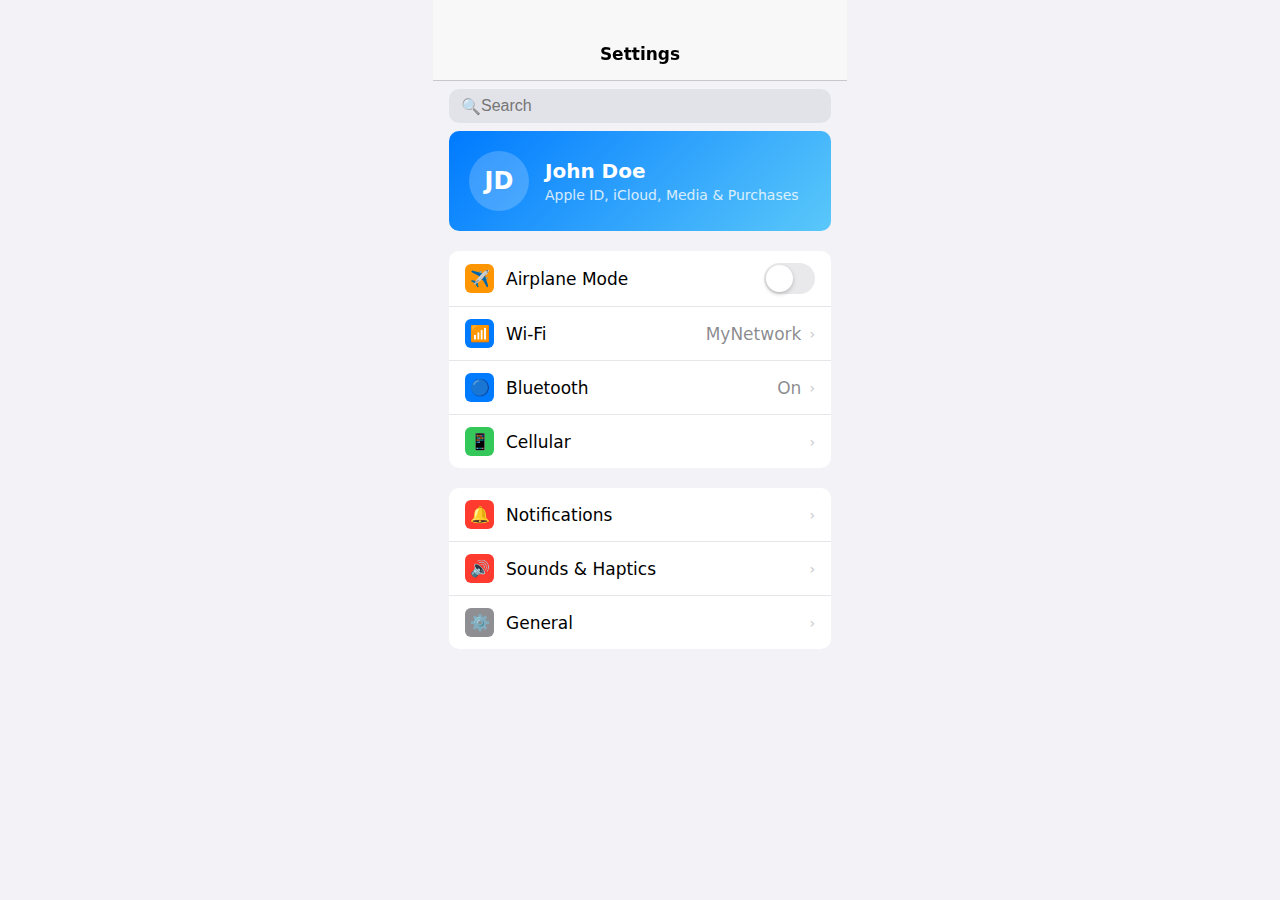
<file: demo.html>
<!DOCTYPE html>
<html lang="id">
<head>
    <meta charset="UTF-8">
    <meta name="viewport" content="width=device-width, initial-scale=1.0, user-scalable=no, viewport-fit=cover">
    <title>iOS Settings Demo</title>
    <link rel="manifest" href="manifest.json">
    <style>
        * {
            box-sizing: border-box;
            margin: 0;
            padding: 0;
        }
        
        body {
            font-family: -apple-system, BlinkMacSystemFont, 'SF Pro Display', 'SF Pro Text', system-ui, sans-serif;
            background-color: #f2f2f7;
            color: #000;
            -webkit-font-smoothing: antialiased;
        }
        
        .container {
            max-width: 414px;
            margin: 0 auto;
            background: #f2f2f7;
            min-height: 100vh;
        }
        
        .header {
            background: rgba(248, 248, 248, 0.95);
            backdrop-filter: blur(20px);
            padding: 44px 20px 16px;
            border-bottom: 0.5px solid #c7c7cc;
            text-align: center;
        }
        
        .header h1 {
            font-size: 17px;
            font-weight: 600;
            color: #000;
        }
        
        .search-bar {
            padding: 8px 16px;
            background: #f2f2f7;
        }
        
        .search-input {
            width: 100%;
            padding: 8px 12px 8px 32px;
            background: rgba(118, 118, 128, 0.12);
            border: none;
            border-radius: 10px;
            font-size: 16px;
            outline: none;
        }
        
        .search-bar::before {
            content: '🔍';
            position: absolute;
            left: 28px;
            top: 50%;
            transform: translateY(-50%);
            color: rgba(60, 60, 67, 0.6);
        }
        
        .profile-section {
            background: linear-gradient(135deg, #007AFF, #5ac8fa);
            margin: 0 16px 20px;
            border-radius: 10px;
            padding: 20px;
            color: white;
        }
        
        .profile-content {
            display: flex;
            align-items: center;
        }
        
        .profile-avatar {
            width: 60px;
            height: 60px;
            border-radius: 30px;
            background: rgba(255, 255, 255, 0.2);
            display: flex;
            align-items: center;
            justify-content: center;
            font-size: 24px;
            font-weight: 600;
            margin-right: 16px;
        }
        
        .profile-info h2 {
            font-size: 20px;
            font-weight: 600;
            margin-bottom: 4px;
        }
        
        .profile-info p {
            font-size: 14px;
            opacity: 0.8;
        }
        
        .settings-group {
            background: white;
            margin: 0 16px 20px;
            border-radius: 10px;
            overflow: hidden;
        }
        
        .settings-item {
            display: flex;
            align-items: center;
            padding: 12px 16px;
            border-bottom: 0.5px solid #e5e5ea;
            min-height: 44px;
            cursor: pointer;
            transition: background-color 0.15s ease;
        }
        
        .settings-item:last-child {
            border-bottom: none;
        }
        
        .settings-item:active {
            background-color: rgba(60, 60, 67, 0.1);
        }
        
        .settings-icon {
            width: 29px;
            height: 29px;
            border-radius: 6px;
            display: flex;
            align-items: center;
            justify-content: center;
            margin-right: 12px;
            color: white;
            font-size: 16px;
        }
        
        .icon-airplane { background: #ff9500; }
        .icon-wifi { background: #007AFF; }
        .icon-bluetooth { background: #007AFF; }
        .icon-cellular { background: #34c759; }
        .icon-notifications { background: #ff3b30; }
        .icon-sounds { background: #ff3b30; }
        .icon-general { background: #8e8e93; }
        
        .settings-title {
            flex: 1;
            font-size: 17px;
            color: #000;
        }
        
        .settings-value {
            font-size: 17px;
            color: rgba(60, 60, 67, 0.6);
            margin-right: 8px;
        }
        
        .chevron {
            color: #c7c7cc;
            font-size: 14px;
        }
        
        .switch {
            position: relative;
            width: 51px;
            height: 31px;
            background: rgba(120, 120, 128, 0.16);
            border-radius: 31px;
            cursor: pointer;
            transition: background-color 0.2s ease;
        }
        
        .switch::before {
            content: '';
            position: absolute;
            top: 2px;
            left: 2px;
            width: 27px;
            height: 27px;
            background: white;
            border-radius: 50%;
            transition: transform 0.2s ease;
            box-shadow: 0 2px 4px rgba(0, 0, 0, 0.2);
        }
        
        .switch.active {
            background: #34c759;
        }
        
        .switch.active::before {
            transform: translateX(20px);
        }
        
        @keyframes pulse {
            0% { transform: scale(1); }
            50% { transform: scale(0.95); }
            100% { transform: scale(1); }
        }
        
        .pulse {
            animation: pulse 0.1s ease-out;
        }
    </style>
</head>
<body>
    <div class="container">
        <!-- Header -->
        <div class="header">
            <h1>Settings</h1>
        </div>
        
        <!-- Search -->
        <div class="search-bar" style="position: relative;">
            <input type="text" class="search-input" placeholder="Search" id="searchInput">
        </div>
        
        <!-- Profile Section -->
        <div class="profile-section" onclick="showAlert('Profile tapped!')">
            <div class="profile-content">
                <div class="profile-avatar">JD</div>
                <div class="profile-info">
                    <h2>John Doe</h2>
                    <p>Apple ID, iCloud, Media & Purchases</p>
                </div>
            </div>
        </div>
        
        <!-- Main Settings -->
        <div class="settings-group">
            <div class="settings-item" onclick="toggleAirplane()">
                <div class="settings-icon icon-airplane">✈️</div>
                <div class="settings-title">Airplane Mode</div>
                <div class="switch" id="airplaneSwitch"></div>
            </div>
            
            <div class="settings-item" onclick="showAlert('Wi-Fi settings')">
                <div class="settings-icon icon-wifi">📶</div>
                <div class="settings-title">Wi-Fi</div>
                <div class="settings-value" id="wifiStatus">MyNetwork</div>
                <div class="chevron">›</div>
            </div>
            
            <div class="settings-item" onclick="showAlert('Bluetooth settings')">
                <div class="settings-icon icon-bluetooth">🔵</div>
                <div class="settings-title">Bluetooth</div>
                <div class="settings-value" id="bluetoothStatus">On</div>
                <div class="chevron">›</div>
            </div>
            
            <div class="settings-item" onclick="showAlert('Cellular settings')">
                <div class="settings-icon icon-cellular">📱</div>
                <div class="settings-title">Cellular</div>
                <div class="chevron">›</div>
            </div>
        </div>
        
        <!-- System Settings -->
        <div class="settings-group">
            <div class="settings-item" onclick="showAlert('Notifications settings')">
                <div class="settings-icon icon-notifications">🔔</div>
                <div class="settings-title">Notifications</div>
                <div class="chevron">›</div>
            </div>
            
            <div class="settings-item" onclick="showAlert('Sounds settings')">
                <div class="settings-icon icon-sounds">🔊</div>
                <div class="settings-title">Sounds & Haptics</div>
                <div class="chevron">›</div>
            </div>
            
            <div class="settings-item" onclick="showAlert('General settings')">
                <div class="settings-icon icon-general">⚙️</div>
                <div class="settings-title">General</div>
                <div class="chevron">›</div>
            </div>
        </div>
    </div>
    
    <script>
        let airplaneMode = false;
        
        function showAlert(message) {
            // Add pulse animation
            event.target.closest('.settings-item').classList.add('pulse');
            setTimeout(() => {
                event.target.closest('.settings-item').classList.remove('pulse');
            }, 100);
            
            // Vibrate if supported
            if (navigator.vibrate) {
                navigator.vibrate(10);
            }
            
            alert(message);
        }
        
        function toggleAirplane() {
            airplaneMode = !airplaneMode;
            const switchEl = document.getElementById('airplaneSwitch');
            const wifiStatus = document.getElementById('wifiStatus');
            const bluetoothStatus = document.getElementById('bluetoothStatus');
            
            // Vibrate
            if (navigator.vibrate) {
                navigator.vibrate(15);
            }
            
            if (airplaneMode) {
                switchEl.classList.add('active');
                wifiStatus.textContent = 'Off';
                wifiStatus.style.color = '#ff3b30';
                bluetoothStatus.textContent = 'Off';
                bluetoothStatus.style.color = '#ff3b30';
                showToast('Airplane Mode enabled');
            } else {
                switchEl.classList.remove('active');
                wifiStatus.textContent = 'MyNetwork';
                wifiStatus.style.color = 'rgba(60, 60, 67, 0.6)';
                bluetoothStatus.textContent = 'On';
                bluetoothStatus.style.color = 'rgba(60, 60, 67, 0.6)';
                showToast('Airplane Mode disabled');
            }
        }
        
        function showToast(message) {
            const toast = document.createElement('div');
            toast.style.cssText = `
                position: fixed;
                bottom: 100px;
                left: 50%;
                transform: translateX(-50%);
                background: rgba(0, 0, 0, 0.8);
                color: white;
                padding: 12px 20px;
                border-radius: 20px;
                font-size: 14px;
                z-index: 1000;
                transition: all 0.3s ease;
                opacity: 0;
            `;
            toast.textContent = message;
            document.body.appendChild(toast);
            
            setTimeout(() => {
                toast.style.opacity = '1';
                toast.style.transform = 'translateX(-50%) translateY(-10px)';
            }, 100);
            
            setTimeout(() => {
                toast.style.opacity = '0';
                toast.style.transform = 'translateX(-50%) translateY(10px)';
                setTimeout(() => {
                    document.body.removeChild(toast);
                }, 300);
            }, 2000);
        }
        
        // Search functionality
        document.getElementById('searchInput').addEventListener('input', function(e) {
            const query = e.target.value.toLowerCase();
            const items = document.querySelectorAll('.settings-item');
            
            items.forEach(item => {
                const title = item.querySelector('.settings-title').textContent.toLowerCase();
                if (title.includes(query)) {
                    item.style.display = 'flex';
                    item.style.opacity = '1';
                } else {
                    item.style.opacity = '0.3';
                    if (query.length > 0) {
                        item.style.transform = 'translateX(-10px)';
                    } else {
                        item.style.transform = 'translateX(0)';
                        item.style.opacity = '1';
                    }
                }
            });
        });
        
        // Register service worker
        if ('serviceWorker' in navigator) {
            navigator.serviceWorker.register('service-worker.js')
                .then(() => console.log('SW registered'))
                .catch(() => console.log('SW registration failed'));
        }
        
        // Add iOS-like touch feedback
        document.querySelectorAll('.settings-item').forEach(item => {
            item.addEventListener('touchstart', function() {
                this.style.backgroundColor = 'rgba(60, 60, 67, 0.1)';
            });
            
            item.addEventListener('touchend', function() {
                setTimeout(() => {
                    this.style.backgroundColor = '';
                }, 150);
            });
        });
        
        console.log('🍎 iOS Settings Demo loaded!');
    </script>
</body>
</html>
</file>
